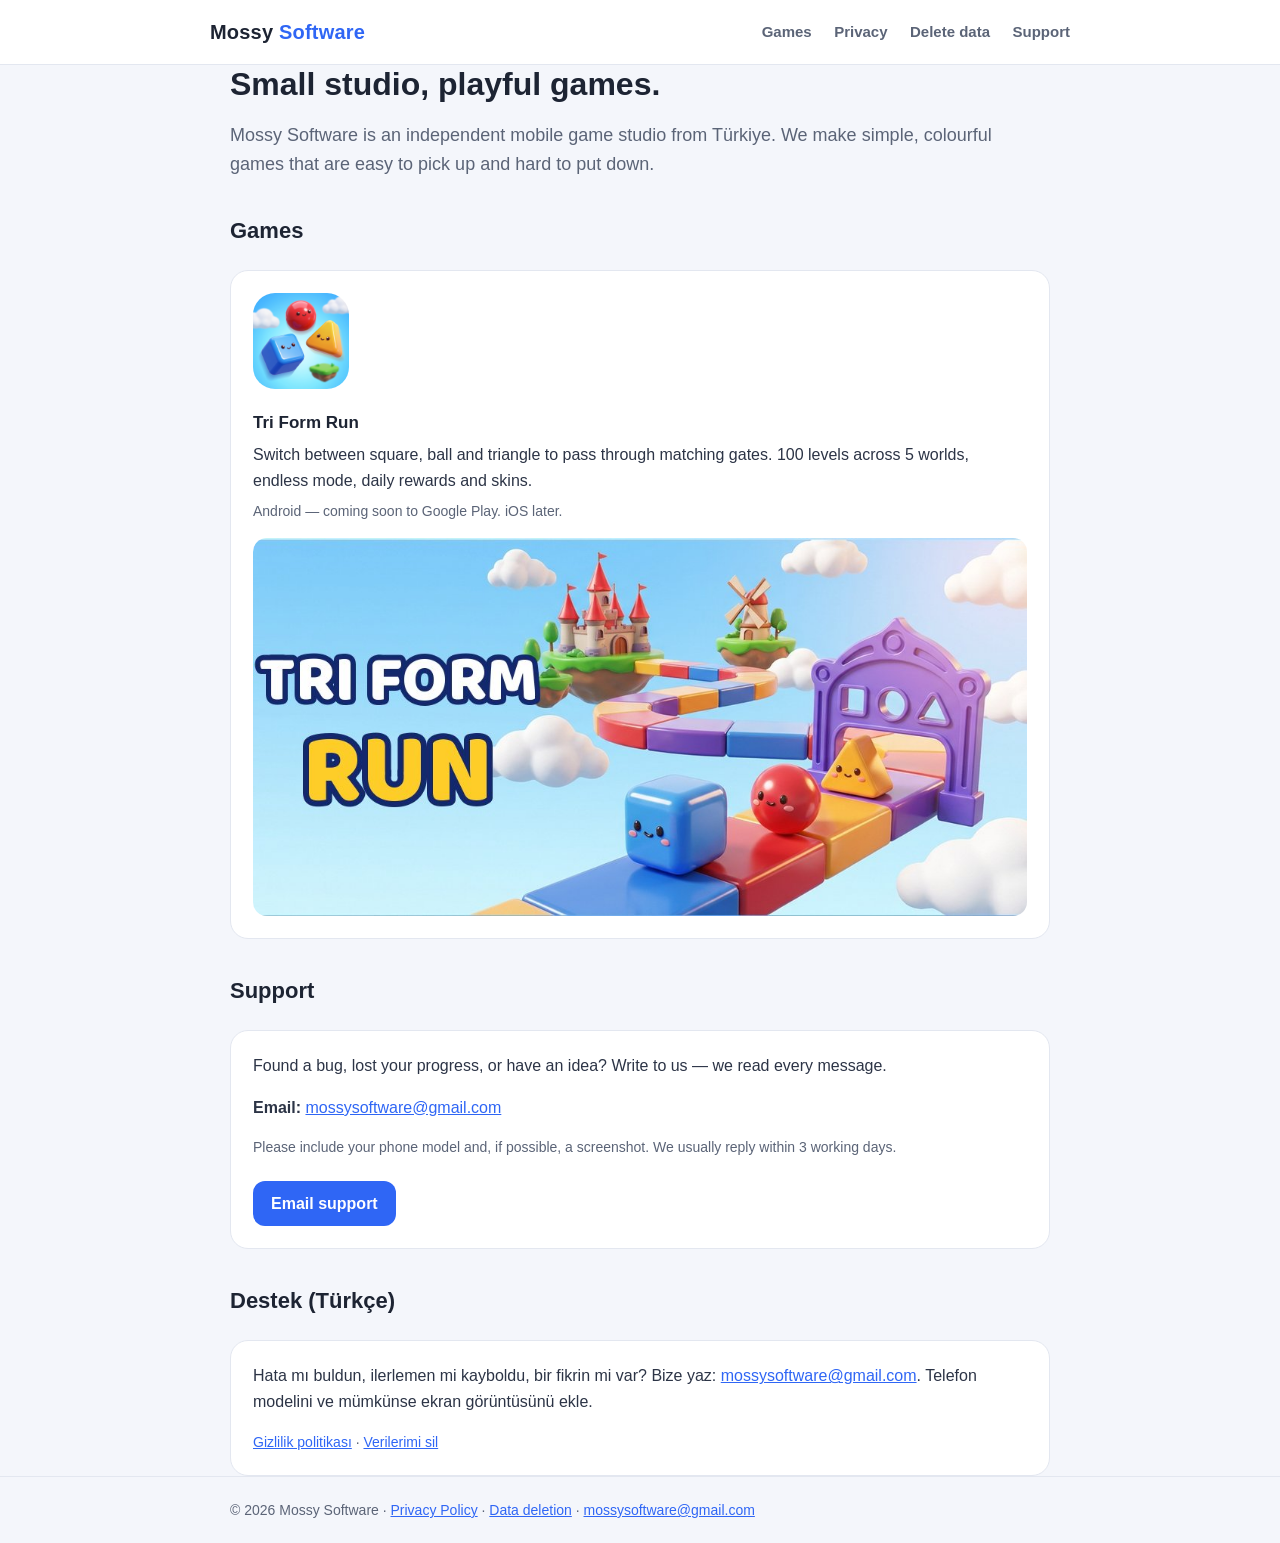
<file: index.html>
<!DOCTYPE html>
<html lang="en">
<head>
  <meta charset="utf-8">
  <meta name="viewport" content="width=device-width, initial-scale=1">
  <title>Mossy Software — Mobile Games</title>
  <meta name="description" content="Mossy Software is an independent mobile game studio. Makers of Tri Form Run.">
  <link rel="icon" href="tri-form-run-icon.png">
  <link rel="stylesheet" href="style.css">
</head>
<body>
  <header>
    <div class="wrap top">
      <a class="brand" href="index.html">Mossy <span>Software</span></a>
      <nav>
        <a href="index.html#games">Games</a>
        <a href="privacy.html">Privacy</a>
        <a href="delete-data.html">Delete data</a>
        <a href="index.html#support">Support</a>
      </nav>
    </div>
  </header>

  <main class="wrap">
    <h1>Small studio, playful games.</h1>
    <p class="lead">Mossy Software is an independent mobile game studio from Türkiye. We make simple, colourful games that are easy to pick up and hard to put down.</p>

    <section id="games">
      <h2>Games</h2>
      <div class="card">
        <div class="game">
          <img class="icon" src="tri-form-run-icon.png" alt="Tri Form Run icon">
          <div>
            <h3 style="margin-top:0">Tri Form Run</h3>
            <p style="margin:0">Switch between square, ball and triangle to pass through matching gates. 100 levels across 5 worlds, endless mode, daily rewards and skins.</p>
            <p class="muted" style="margin:6px 0 0">Android — coming soon to Google Play. iOS later.</p>
          </div>
        </div>
        <img class="banner" src="tri-form-run-banner.jpg" alt="Tri Form Run">
      </div>
    </section>

    <section id="support">
      <h2>Support</h2>
      <div class="card">
        <p style="margin-top:0">Found a bug, lost your progress, or have an idea? Write to us — we read every message.</p>
        <p><strong>Email:</strong> <a href="mailto:mossysoftware@gmail.com">mossysoftware@gmail.com</a></p>
        <p class="muted">Please include your phone model and, if possible, a screenshot. We usually reply within 3 working days.</p>
        <a class="btn" href="mailto:mossysoftware@gmail.com?subject=Tri%20Form%20Run%20support">Email support</a>
      </div>
    </section>

    <section>
      <h2>Destek (Türkçe)</h2>
      <div class="card">
        <p style="margin-top:0">Hata mı buldun, ilerlemen mi kayboldu, bir fikrin mi var? Bize yaz: <a href="mailto:mossysoftware@gmail.com">mossysoftware@gmail.com</a>. Telefon modelini ve mümkünse ekran görüntüsünü ekle.</p>
        <p class="muted" style="margin:0"><a href="privacy.html#tr">Gizlilik politikası</a> · <a href="delete-data.html#tr">Verilerimi sil</a></p>
      </div>
    </section>
  </main>

  <footer>
    <div class="wrap">© 2026 Mossy Software · <a href="privacy.html">Privacy Policy</a> · <a href="delete-data.html">Data deletion</a> · <a href="mailto:mossysoftware@gmail.com">mossysoftware@gmail.com</a></div>
  </footer>
</body>
</html>
</file>
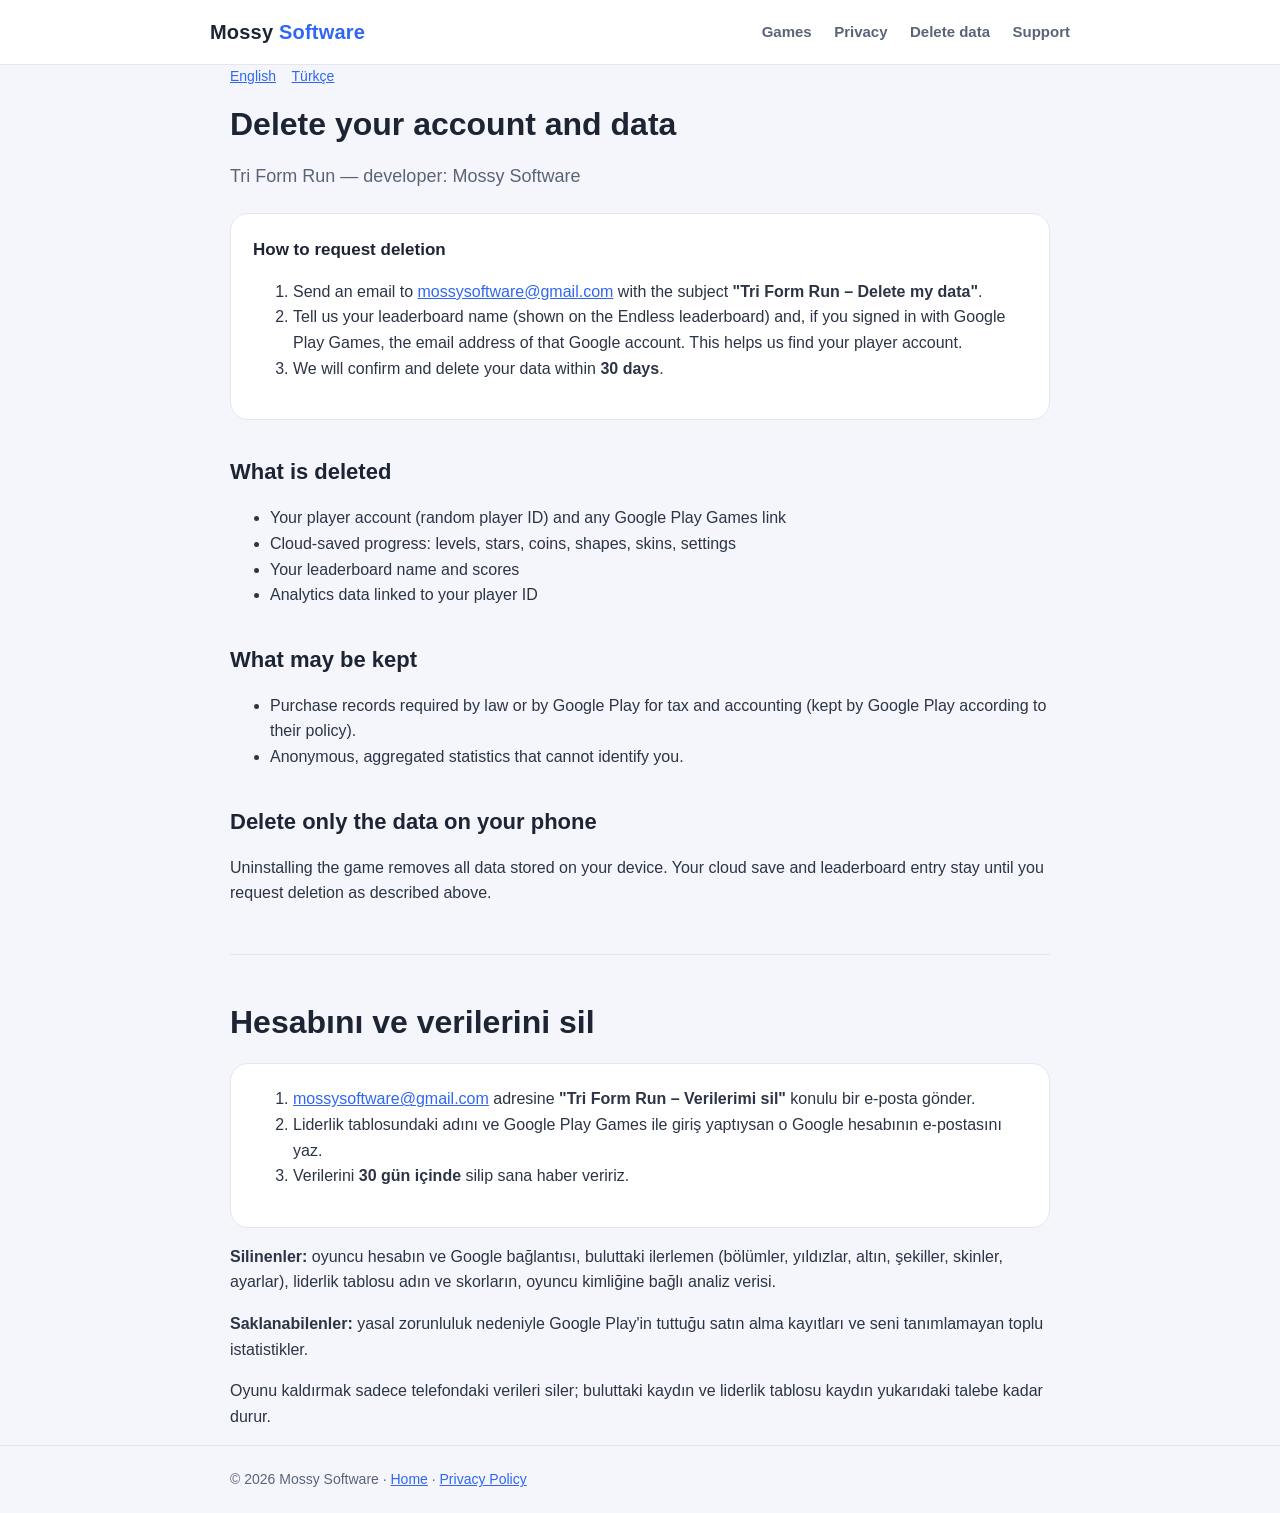
<file: delete-data.html>
<!DOCTYPE html>
<html lang="en">
<head>
  <meta charset="utf-8">
  <meta name="viewport" content="width=device-width, initial-scale=1">
  <title>Delete your data — Mossy Software</title>
  <meta name="description" content="How to request deletion of your Tri Form Run account and data.">
  <link rel="icon" href="tri-form-run-icon.png">
  <link rel="stylesheet" href="style.css">
</head>
<body>
  <header>
    <div class="wrap top">
      <a class="brand" href="index.html">Mossy <span>Software</span></a>
      <nav>
        <a href="index.html#games">Games</a>
        <a href="privacy.html">Privacy</a>
        <a href="delete-data.html">Delete data</a>
        <a href="index.html#support">Support</a>
      </nav>
    </div>
  </header>

  <main class="wrap">
    <p class="lang"><a href="#en">English</a> <a href="#tr">Türkçe</a></p>

    <section id="en">
      <h1>Delete your account and data</h1>
      <p class="lead">Tri Form Run — developer: Mossy Software</p>

      <div class="card">
        <h3 style="margin-top:0">How to request deletion</h3>
        <ol>
          <li>Send an email to <a href="mailto:mossysoftware@gmail.com?subject=Tri%20Form%20Run%20-%20Delete%20my%20data">mossysoftware@gmail.com</a> with the subject <strong>"Tri Form Run – Delete my data"</strong>.</li>
          <li>Tell us your leaderboard name (shown on the Endless leaderboard) and, if you signed in with Google Play Games, the email address of that Google account. This helps us find your player account.</li>
          <li>We will confirm and delete your data within <strong>30 days</strong>.</li>
        </ol>
      </div>

      <h2>What is deleted</h2>
      <ul>
        <li>Your player account (random player ID) and any Google Play Games link</li>
        <li>Cloud-saved progress: levels, stars, coins, shapes, skins, settings</li>
        <li>Your leaderboard name and scores</li>
        <li>Analytics data linked to your player ID</li>
      </ul>

      <h2>What may be kept</h2>
      <ul>
        <li>Purchase records required by law or by Google Play for tax and accounting (kept by Google Play according to their policy).</li>
        <li>Anonymous, aggregated statistics that cannot identify you.</li>
      </ul>

      <h2>Delete only the data on your phone</h2>
      <p>Uninstalling the game removes all data stored on your device. Your cloud save and leaderboard entry stay until you request deletion as described above.</p>
    </section>

    <hr style="margin:48px 0;border:none;border-top:1px solid var(--line)">

    <section id="tr">
      <h1>Hesabını ve verilerini sil</h1>
      <div class="card">
        <ol style="margin-top:0">
          <li><a href="mailto:mossysoftware@gmail.com?subject=Tri%20Form%20Run%20-%20Verilerimi%20sil">mossysoftware@gmail.com</a> adresine <strong>"Tri Form Run – Verilerimi sil"</strong> konulu bir e-posta gönder.</li>
          <li>Liderlik tablosundaki adını ve Google Play Games ile giriş yaptıysan o Google hesabının e-postasını yaz.</li>
          <li>Verilerini <strong>30 gün içinde</strong> silip sana haber veririz.</li>
        </ol>
      </div>
      <p><strong>Silinenler:</strong> oyuncu hesabın ve Google bağlantısı, buluttaki ilerlemen (bölümler, yıldızlar, altın, şekiller, skinler, ayarlar), liderlik tablosu adın ve skorların, oyuncu kimliğine bağlı analiz verisi.</p>
      <p><strong>Saklanabilenler:</strong> yasal zorunluluk nedeniyle Google Play'in tuttuğu satın alma kayıtları ve seni tanımlamayan toplu istatistikler.</p>
      <p>Oyunu kaldırmak sadece telefondaki verileri siler; buluttaki kaydın ve liderlik tablosu kaydın yukarıdaki talebe kadar durur.</p>
    </section>
  </main>

  <footer>
    <div class="wrap">© 2026 Mossy Software · <a href="index.html">Home</a> · <a href="privacy.html">Privacy Policy</a></div>
  </footer>
</body>
</html>
</file>
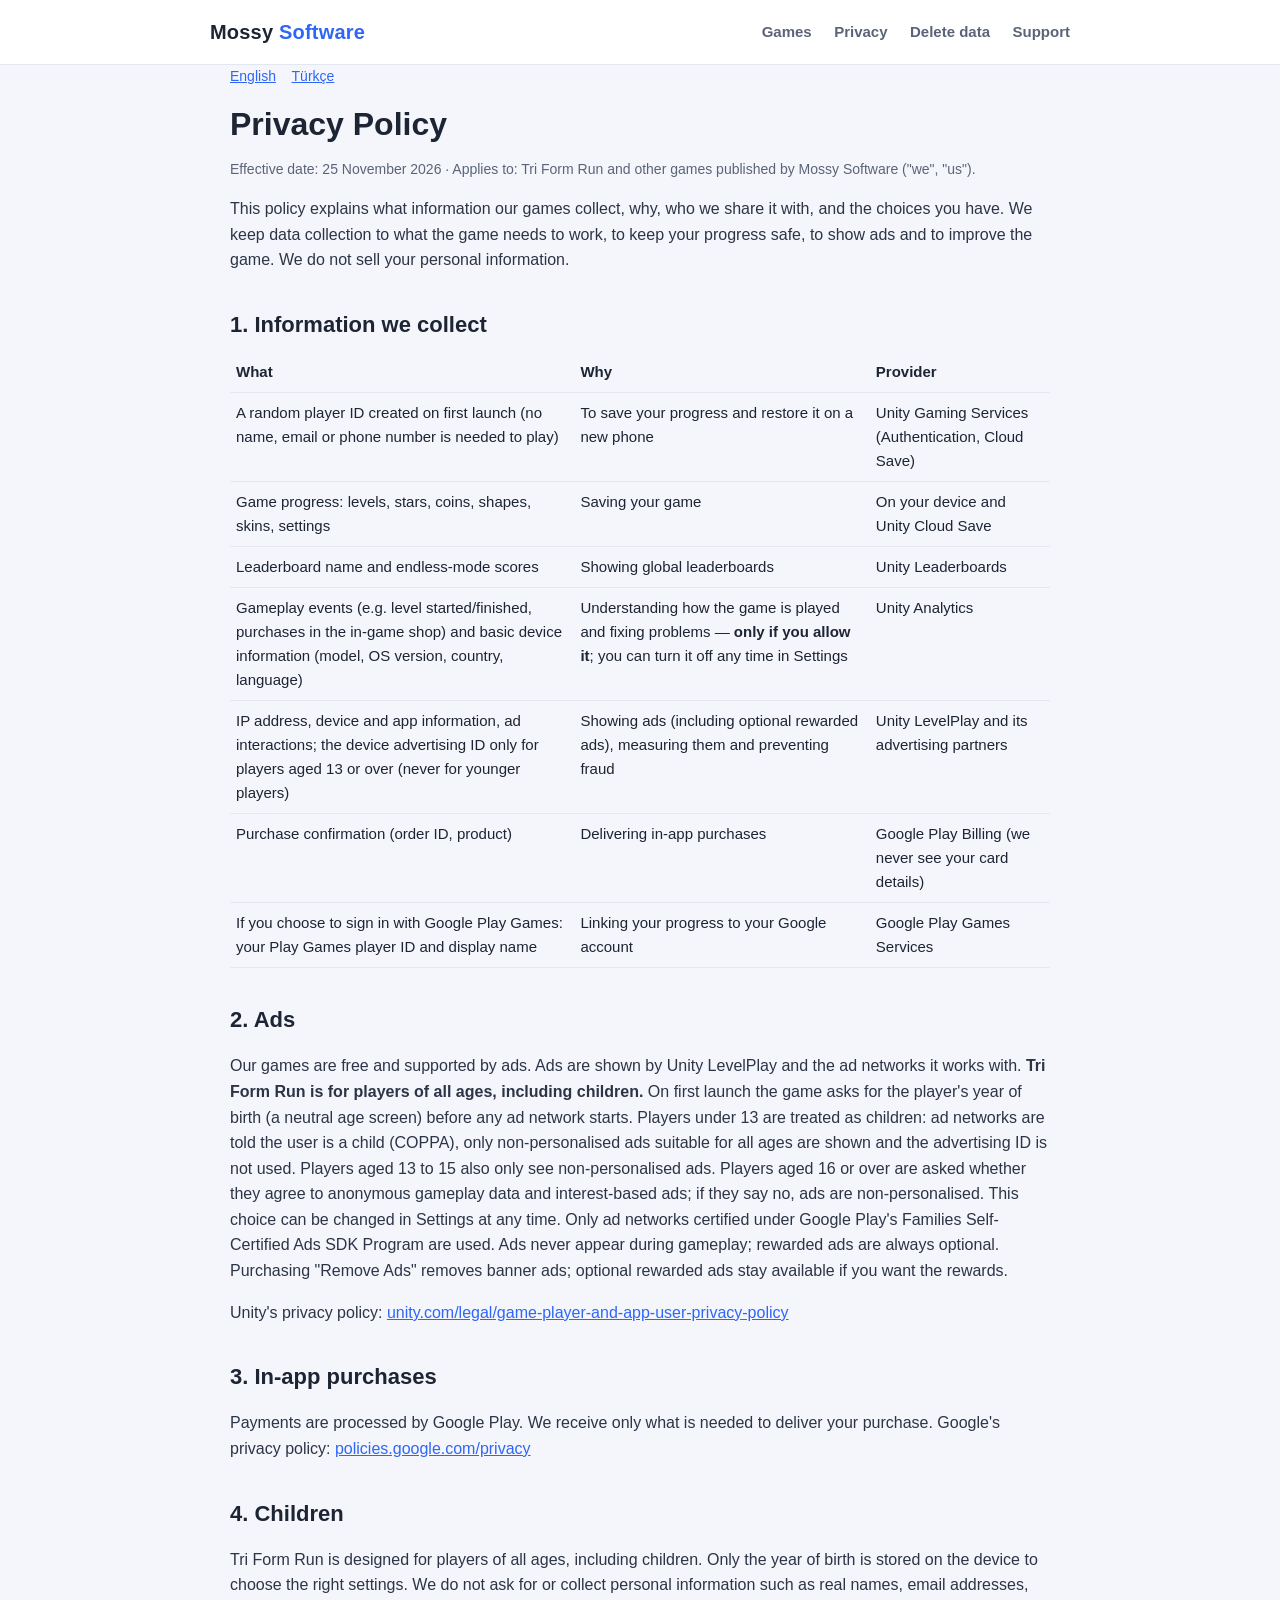
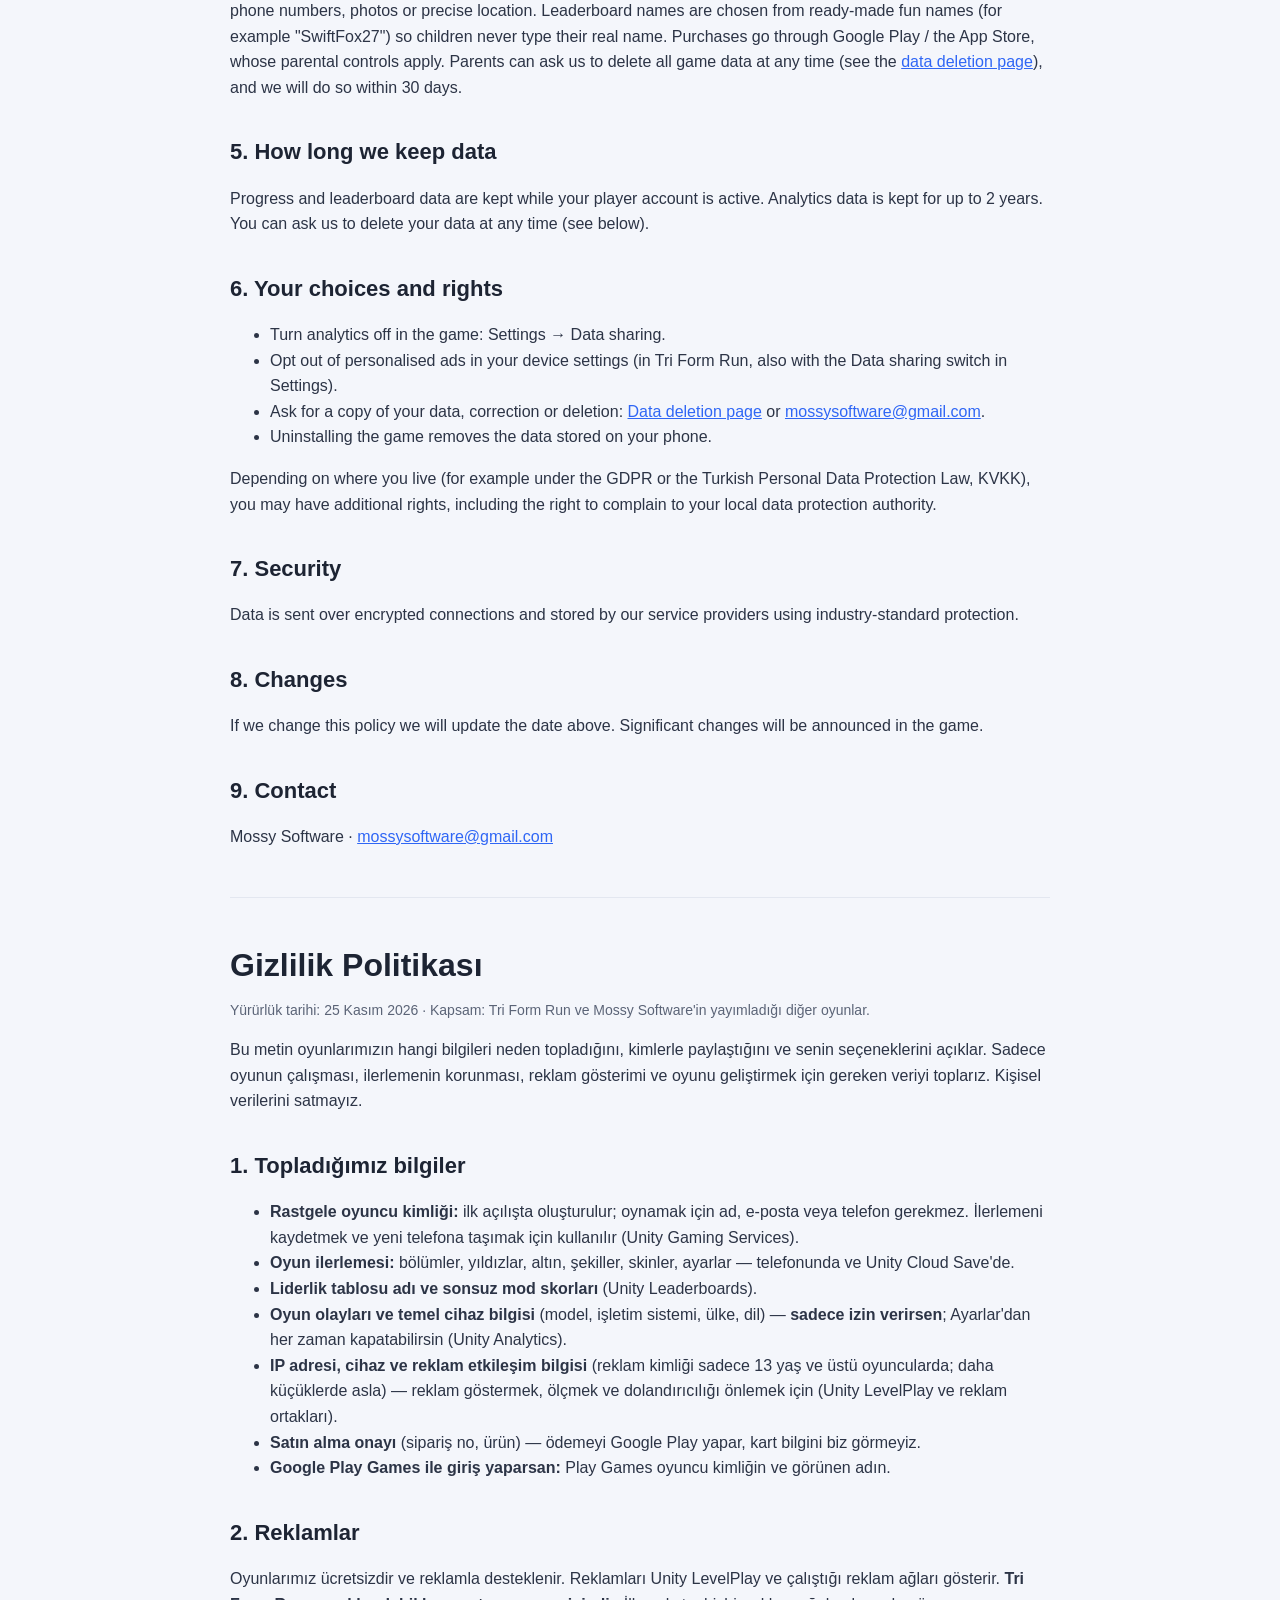
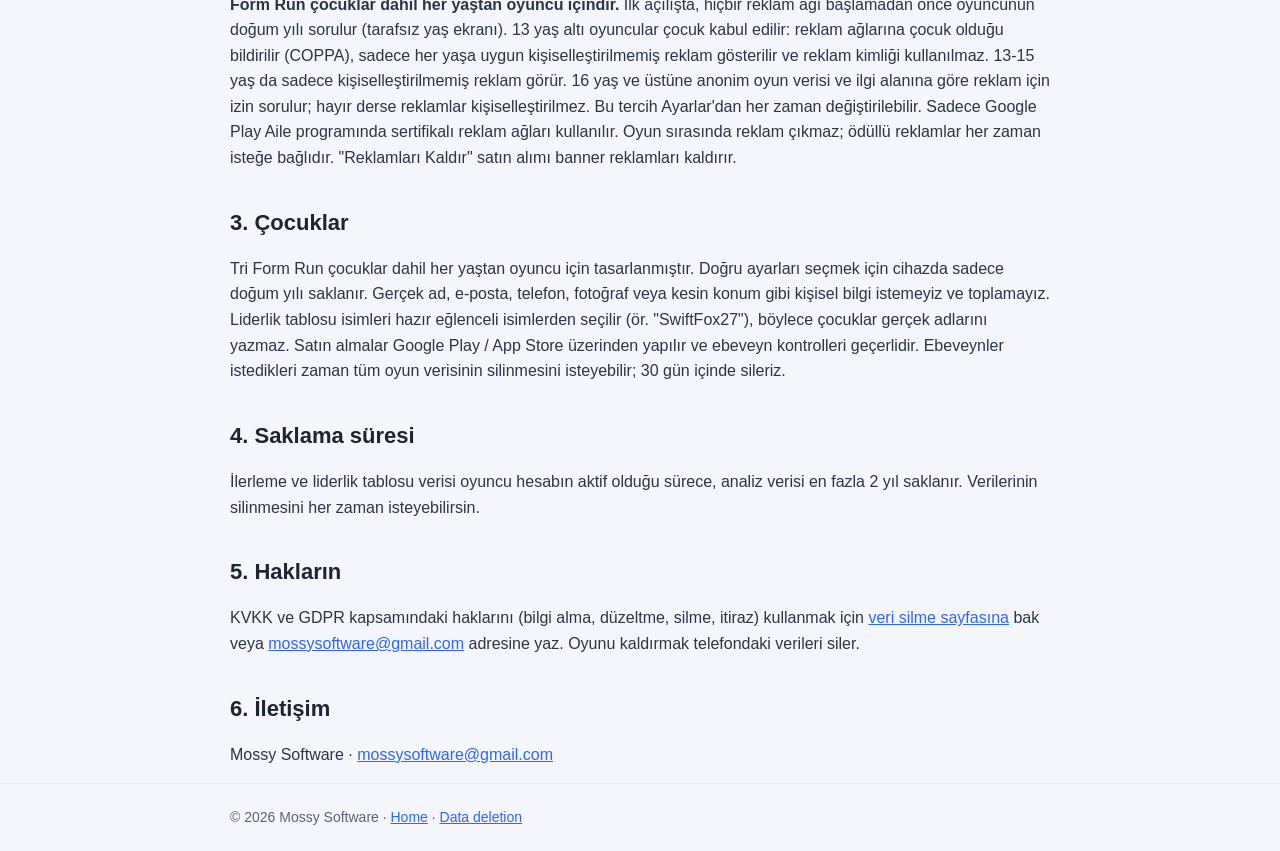
<file: privacy.html>
<!DOCTYPE html>
<html lang="en">
<head>
  <meta charset="utf-8">
  <meta name="viewport" content="width=device-width, initial-scale=1">
  <title>Privacy Policy — Mossy Software</title>
  <meta name="description" content="Privacy policy for Tri Form Run and other Mossy Software games.">
  <link rel="icon" href="tri-form-run-icon.png">
  <link rel="stylesheet" href="style.css">
</head>
<body>
  <header>
    <div class="wrap top">
      <a class="brand" href="index.html">Mossy <span>Software</span></a>
      <nav>
        <a href="index.html#games">Games</a>
        <a href="privacy.html">Privacy</a>
        <a href="delete-data.html">Delete data</a>
        <a href="index.html#support">Support</a>
      </nav>
    </div>
  </header>

  <main class="wrap">
    <p class="lang"><a href="#en">English</a> <a href="#tr">Türkçe</a></p>

    <section id="en">
      <h1>Privacy Policy</h1>
      <p class="muted">Effective date: 25 November 2026 · Applies to: Tri Form Run and other games published by Mossy Software ("we", "us").</p>

      <p>This policy explains what information our games collect, why, who we share it with, and the choices you have. We keep data collection to what the game needs to work, to keep your progress safe, to show ads and to improve the game. We do not sell your personal information.</p>

      <h2>1. Information we collect</h2>
      <table>
        <tr><th>What</th><th>Why</th><th>Provider</th></tr>
        <tr><td>A random player ID created on first launch (no name, email or phone number is needed to play)</td><td>To save your progress and restore it on a new phone</td><td>Unity Gaming Services (Authentication, Cloud Save)</td></tr>
        <tr><td>Game progress: levels, stars, coins, shapes, skins, settings</td><td>Saving your game</td><td>On your device and Unity Cloud Save</td></tr>
        <tr><td>Leaderboard name and endless-mode scores</td><td>Showing global leaderboards</td><td>Unity Leaderboards</td></tr>
        <tr><td>Gameplay events (e.g. level started/finished, purchases in the in-game shop) and basic device information (model, OS version, country, language)</td><td>Understanding how the game is played and fixing problems — <strong>only if you allow it</strong>; you can turn it off any time in Settings</td><td>Unity Analytics</td></tr>
        <tr><td>IP address, device and app information, ad interactions; the device advertising ID only for players aged 13 or over (never for younger players)</td><td>Showing ads (including optional rewarded ads), measuring them and preventing fraud</td><td>Unity LevelPlay and its advertising partners</td></tr>
        <tr><td>Purchase confirmation (order ID, product)</td><td>Delivering in-app purchases</td><td>Google Play Billing (we never see your card details)</td></tr>
        <tr><td>If you choose to sign in with Google Play Games: your Play Games player ID and display name</td><td>Linking your progress to your Google account</td><td>Google Play Games Services</td></tr>
      </table>

      <h2>2. Ads</h2>
      <p>Our games are free and supported by ads. Ads are shown by Unity LevelPlay and the ad networks it works with. <strong>Tri Form Run is for players of all ages, including children.</strong> On first launch the game asks for the player's year of birth (a neutral age screen) before any ad network starts. Players under 13 are treated as children: ad networks are told the user is a child (COPPA), only non-personalised ads suitable for all ages are shown and the advertising ID is not used. Players aged 13 to 15 also only see non-personalised ads. Players aged 16 or over are asked whether they agree to anonymous gameplay data and interest-based ads; if they say no, ads are non-personalised. This choice can be changed in Settings at any time. Only ad networks certified under Google Play's Families Self-Certified Ads SDK Program are used. Ads never appear during gameplay; rewarded ads are always optional. Purchasing "Remove Ads" removes banner ads; optional rewarded ads stay available if you want the rewards.</p>
      <p>Unity's privacy policy: <a href="https://unity.com/legal/game-player-and-app-user-privacy-policy">unity.com/legal/game-player-and-app-user-privacy-policy</a></p>

      <h2>3. In-app purchases</h2>
      <p>Payments are processed by Google Play. We receive only what is needed to deliver your purchase. Google's privacy policy: <a href="https://policies.google.com/privacy">policies.google.com/privacy</a></p>

      <h2>4. Children</h2>
      <p>Tri Form Run is designed for players of all ages, including children. Only the year of birth is stored on the device to choose the right settings. We do not ask for or collect personal information such as real names, email addresses, phone numbers, photos or precise location. Leaderboard names are chosen from ready-made fun names (for example "SwiftFox27") so children never type their real name. Purchases go through Google Play / the App Store, whose parental controls apply. Parents can ask us to delete all game data at any time (see the <a href="delete-data.html">data deletion page</a>), and we will do so within 30 days.</p>

      <h2>5. How long we keep data</h2>
      <p>Progress and leaderboard data are kept while your player account is active. Analytics data is kept for up to 2 years. You can ask us to delete your data at any time (see below).</p>

      <h2>6. Your choices and rights</h2>
      <ul>
        <li>Turn analytics off in the game: Settings → Data sharing.</li>
        <li>Opt out of personalised ads in your device settings (in Tri Form Run, also with the Data sharing switch in Settings).</li>
        <li>Ask for a copy of your data, correction or deletion: <a href="delete-data.html">Data deletion page</a> or <a href="mailto:mossysoftware@gmail.com">mossysoftware@gmail.com</a>.</li>
        <li>Uninstalling the game removes the data stored on your phone.</li>
      </ul>
      <p>Depending on where you live (for example under the GDPR or the Turkish Personal Data Protection Law, KVKK), you may have additional rights, including the right to complain to your local data protection authority.</p>

      <h2>7. Security</h2>
      <p>Data is sent over encrypted connections and stored by our service providers using industry-standard protection.</p>

      <h2>8. Changes</h2>
      <p>If we change this policy we will update the date above. Significant changes will be announced in the game.</p>

      <h2>9. Contact</h2>
      <p>Mossy Software · <a href="mailto:mossysoftware@gmail.com">mossysoftware@gmail.com</a></p>
    </section>

    <hr style="margin:48px 0;border:none;border-top:1px solid var(--line)">

    <section id="tr">
      <h1>Gizlilik Politikası</h1>
      <p class="muted">Yürürlük tarihi: 25 Kasım 2026 · Kapsam: Tri Form Run ve Mossy Software'in yayımladığı diğer oyunlar.</p>

      <p>Bu metin oyunlarımızın hangi bilgileri neden topladığını, kimlerle paylaştığını ve senin seçeneklerini açıklar. Sadece oyunun çalışması, ilerlemenin korunması, reklam gösterimi ve oyunu geliştirmek için gereken veriyi toplarız. Kişisel verilerini satmayız.</p>

      <h2>1. Topladığımız bilgiler</h2>
      <ul>
        <li><strong>Rastgele oyuncu kimliği:</strong> ilk açılışta oluşturulur; oynamak için ad, e-posta veya telefon gerekmez. İlerlemeni kaydetmek ve yeni telefona taşımak için kullanılır (Unity Gaming Services).</li>
        <li><strong>Oyun ilerlemesi:</strong> bölümler, yıldızlar, altın, şekiller, skinler, ayarlar — telefonunda ve Unity Cloud Save'de.</li>
        <li><strong>Liderlik tablosu adı ve sonsuz mod skorları</strong> (Unity Leaderboards).</li>
        <li><strong>Oyun olayları ve temel cihaz bilgisi</strong> (model, işletim sistemi, ülke, dil) — <strong>sadece izin verirsen</strong>; Ayarlar'dan her zaman kapatabilirsin (Unity Analytics).</li>
        <li><strong>IP adresi, cihaz ve reklam etkileşim bilgisi</strong> (reklam kimliği sadece 13 yaş ve üstü oyuncularda; daha küçüklerde asla) — reklam göstermek, ölçmek ve dolandırıcılığı önlemek için (Unity LevelPlay ve reklam ortakları).</li>
        <li><strong>Satın alma onayı</strong> (sipariş no, ürün) — ödemeyi Google Play yapar, kart bilgini biz görmeyiz.</li>
        <li><strong>Google Play Games ile giriş yaparsan:</strong> Play Games oyuncu kimliğin ve görünen adın.</li>
      </ul>

      <h2>2. Reklamlar</h2>
      <p>Oyunlarımız ücretsizdir ve reklamla desteklenir. Reklamları Unity LevelPlay ve çalıştığı reklam ağları gösterir. <strong>Tri Form Run çocuklar dahil her yaştan oyuncu içindir.</strong> İlk açılışta, hiçbir reklam ağı başlamadan önce oyuncunun doğum yılı sorulur (tarafsız yaş ekranı). 13 yaş altı oyuncular çocuk kabul edilir: reklam ağlarına çocuk olduğu bildirilir (COPPA), sadece her yaşa uygun kişiselleştirilmemiş reklam gösterilir ve reklam kimliği kullanılmaz. 13-15 yaş da sadece kişiselleştirilmemiş reklam görür. 16 yaş ve üstüne anonim oyun verisi ve ilgi alanına göre reklam için izin sorulur; hayır derse reklamlar kişiselleştirilmez. Bu tercih Ayarlar'dan her zaman değiştirilebilir. Sadece Google Play Aile programında sertifikalı reklam ağları kullanılır. Oyun sırasında reklam çıkmaz; ödüllü reklamlar her zaman isteğe bağlıdır. "Reklamları Kaldır" satın alımı banner reklamları kaldırır.</p>

      <h2>3. Çocuklar</h2>
      <p>Tri Form Run çocuklar dahil her yaştan oyuncu için tasarlanmıştır. Doğru ayarları seçmek için cihazda sadece doğum yılı saklanır. Gerçek ad, e-posta, telefon, fotoğraf veya kesin konum gibi kişisel bilgi istemeyiz ve toplamayız. Liderlik tablosu isimleri hazır eğlenceli isimlerden seçilir (ör. "SwiftFox27"), böylece çocuklar gerçek adlarını yazmaz. Satın almalar Google Play / App Store üzerinden yapılır ve ebeveyn kontrolleri geçerlidir. Ebeveynler istedikleri zaman tüm oyun verisinin silinmesini isteyebilir; 30 gün içinde sileriz.</p>

      <h2>4. Saklama süresi</h2>
      <p>İlerleme ve liderlik tablosu verisi oyuncu hesabın aktif olduğu sürece, analiz verisi en fazla 2 yıl saklanır. Verilerinin silinmesini her zaman isteyebilirsin.</p>

      <h2>5. Hakların</h2>
      <p>KVKK ve GDPR kapsamındaki haklarını (bilgi alma, düzeltme, silme, itiraz) kullanmak için <a href="delete-data.html#tr">veri silme sayfasına</a> bak veya <a href="mailto:mossysoftware@gmail.com">mossysoftware@gmail.com</a> adresine yaz. Oyunu kaldırmak telefondaki verileri siler.</p>

      <h2>6. İletişim</h2>
      <p>Mossy Software · <a href="mailto:mossysoftware@gmail.com">mossysoftware@gmail.com</a></p>
    </section>
  </main>

  <footer>
    <div class="wrap">© 2026 Mossy Software · <a href="index.html">Home</a> · <a href="delete-data.html">Data deletion</a></div>
  </footer>
</body>
</html>
</file>
<file: style.css>
:root {
  --bg: #f4f6fb;
  --card: #ffffff;
  --ink: #1d2433;
  --muted: #5b6477;
  --accent: #2f66f5;
  --accent-dark: #1d47c9;
  --line: #e3e7f0;
}
* { box-sizing: border-box; }
body {
  margin: 0;
  font-family: -apple-system, BlinkMacSystemFont, "Segoe UI", Roboto, "Helvetica Neue", Arial, sans-serif;
  background: var(--bg);
  color: var(--ink);
  line-height: 1.6;
}
a { color: var(--accent); }
header {
  background: var(--card);
  border-bottom: 1px solid var(--line);
}
.wrap { max-width: 860px; margin: 0 auto; padding: 0 20px; }
.top { display: flex; align-items: center; justify-content: space-between; padding: 16px 0; flex-wrap: wrap; gap: 8px; }
.brand { font-weight: 800; font-size: 20px; color: var(--ink); text-decoration: none; letter-spacing: .2px; }
.brand span { color: var(--accent); }
nav a { margin-left: 18px; text-decoration: none; color: var(--muted); font-weight: 600; font-size: 15px; }
nav a:hover { color: var(--accent); }
main { padding: 36px 0 60px; }
h1 { font-size: 32px; line-height: 1.2; margin: 0 0 12px; }
h2 { font-size: 22px; margin: 34px 0 10px; }
h3 { font-size: 17px; margin: 22px 0 6px; }
p, li { color: #2c3446; }
.lead { font-size: 18px; color: var(--muted); }
.card {
  background: var(--card);
  border: 1px solid var(--line);
  border-radius: 18px;
  padding: 22px;
  margin-top: 22px;
}
.game { display: flex; gap: 20px; align-items: center; flex-wrap: wrap; }
.game img.icon { width: 96px; height: 96px; border-radius: 22px; }
.banner { width: 100%; border-radius: 14px; margin-top: 16px; display: block; }
.btn {
  display: inline-block; padding: 10px 18px; border-radius: 12px;
  background: var(--accent); color: #fff; text-decoration: none; font-weight: 700; margin-top: 8px;
}
.btn:hover { background: var(--accent-dark); }
.muted { color: var(--muted); font-size: 14px; }
.lang { margin: 0 0 18px; font-size: 14px; }
.lang a { margin-right: 12px; }
footer { border-top: 1px solid var(--line); padding: 22px 0; color: var(--muted); font-size: 14px; }
table { border-collapse: collapse; width: 100%; font-size: 15px; }
th, td { text-align: left; border-bottom: 1px solid var(--line); padding: 8px 6px; vertical-align: top; }
</file>
